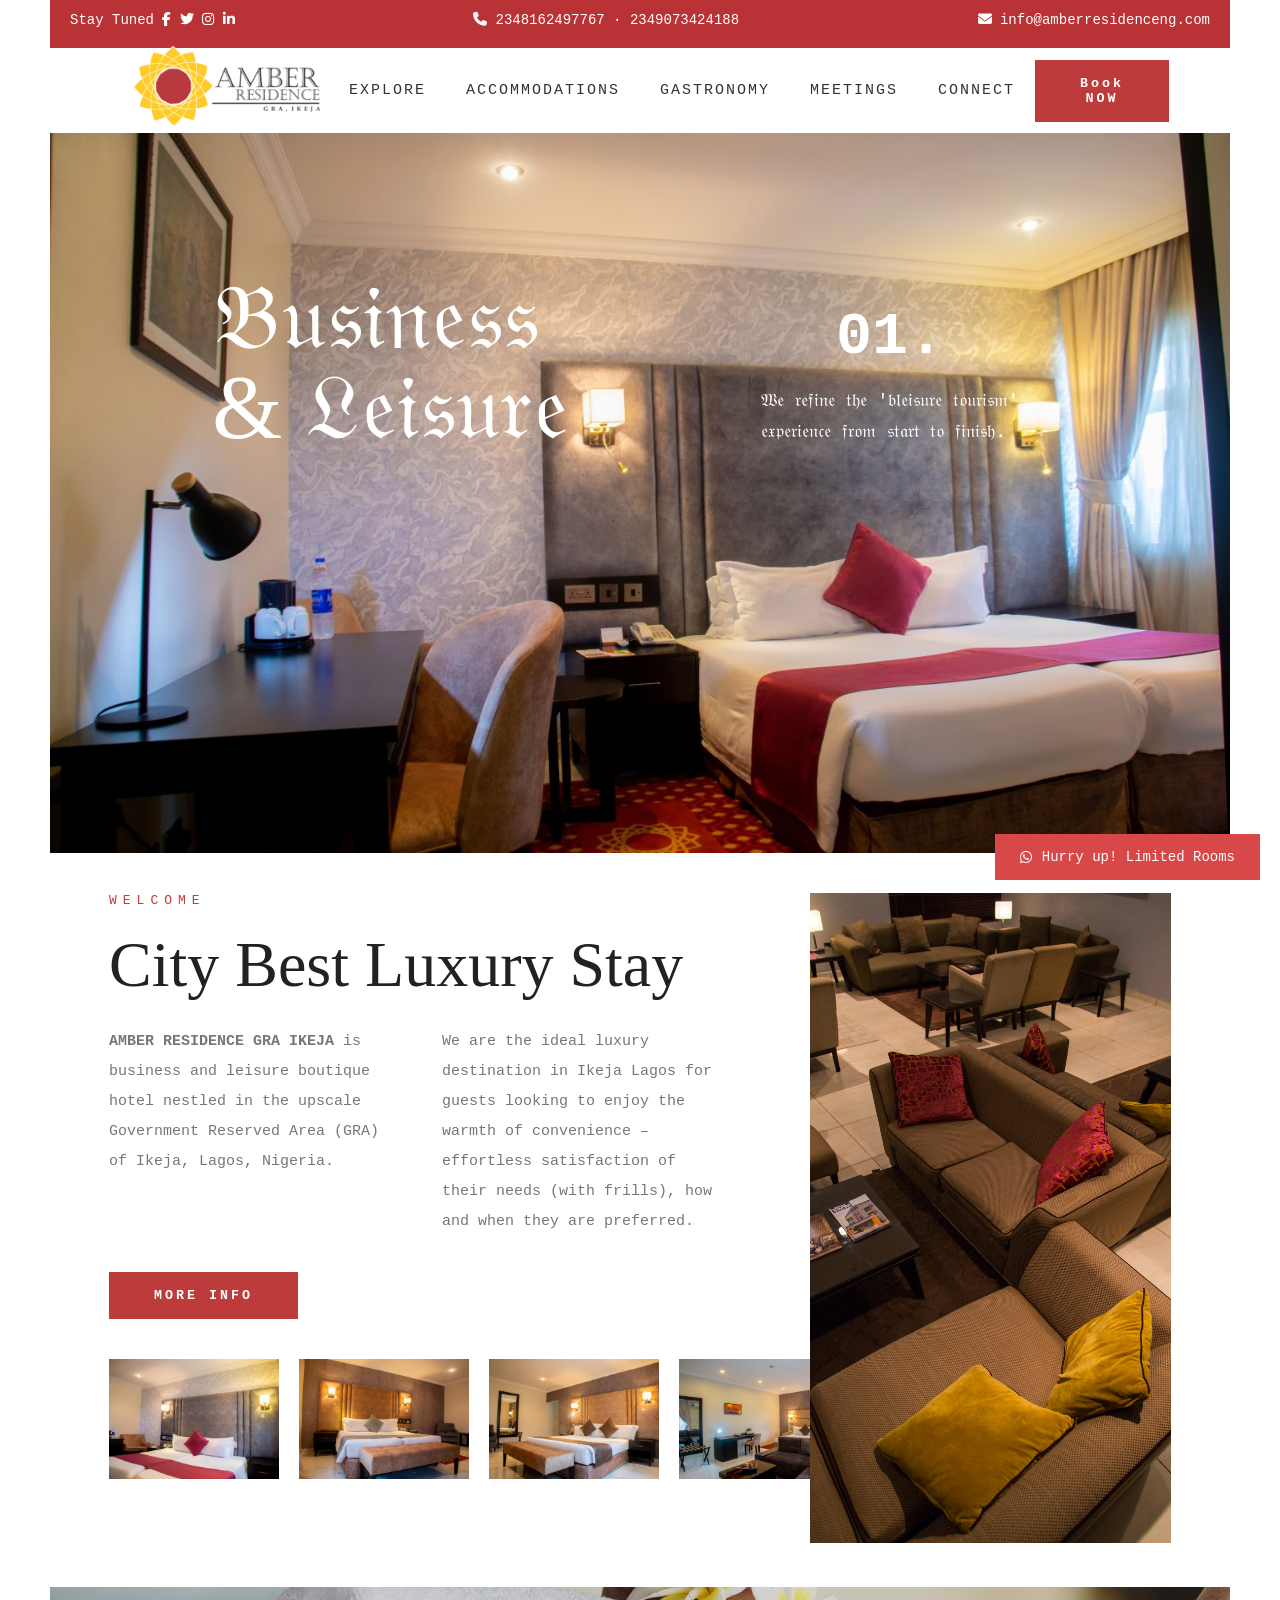
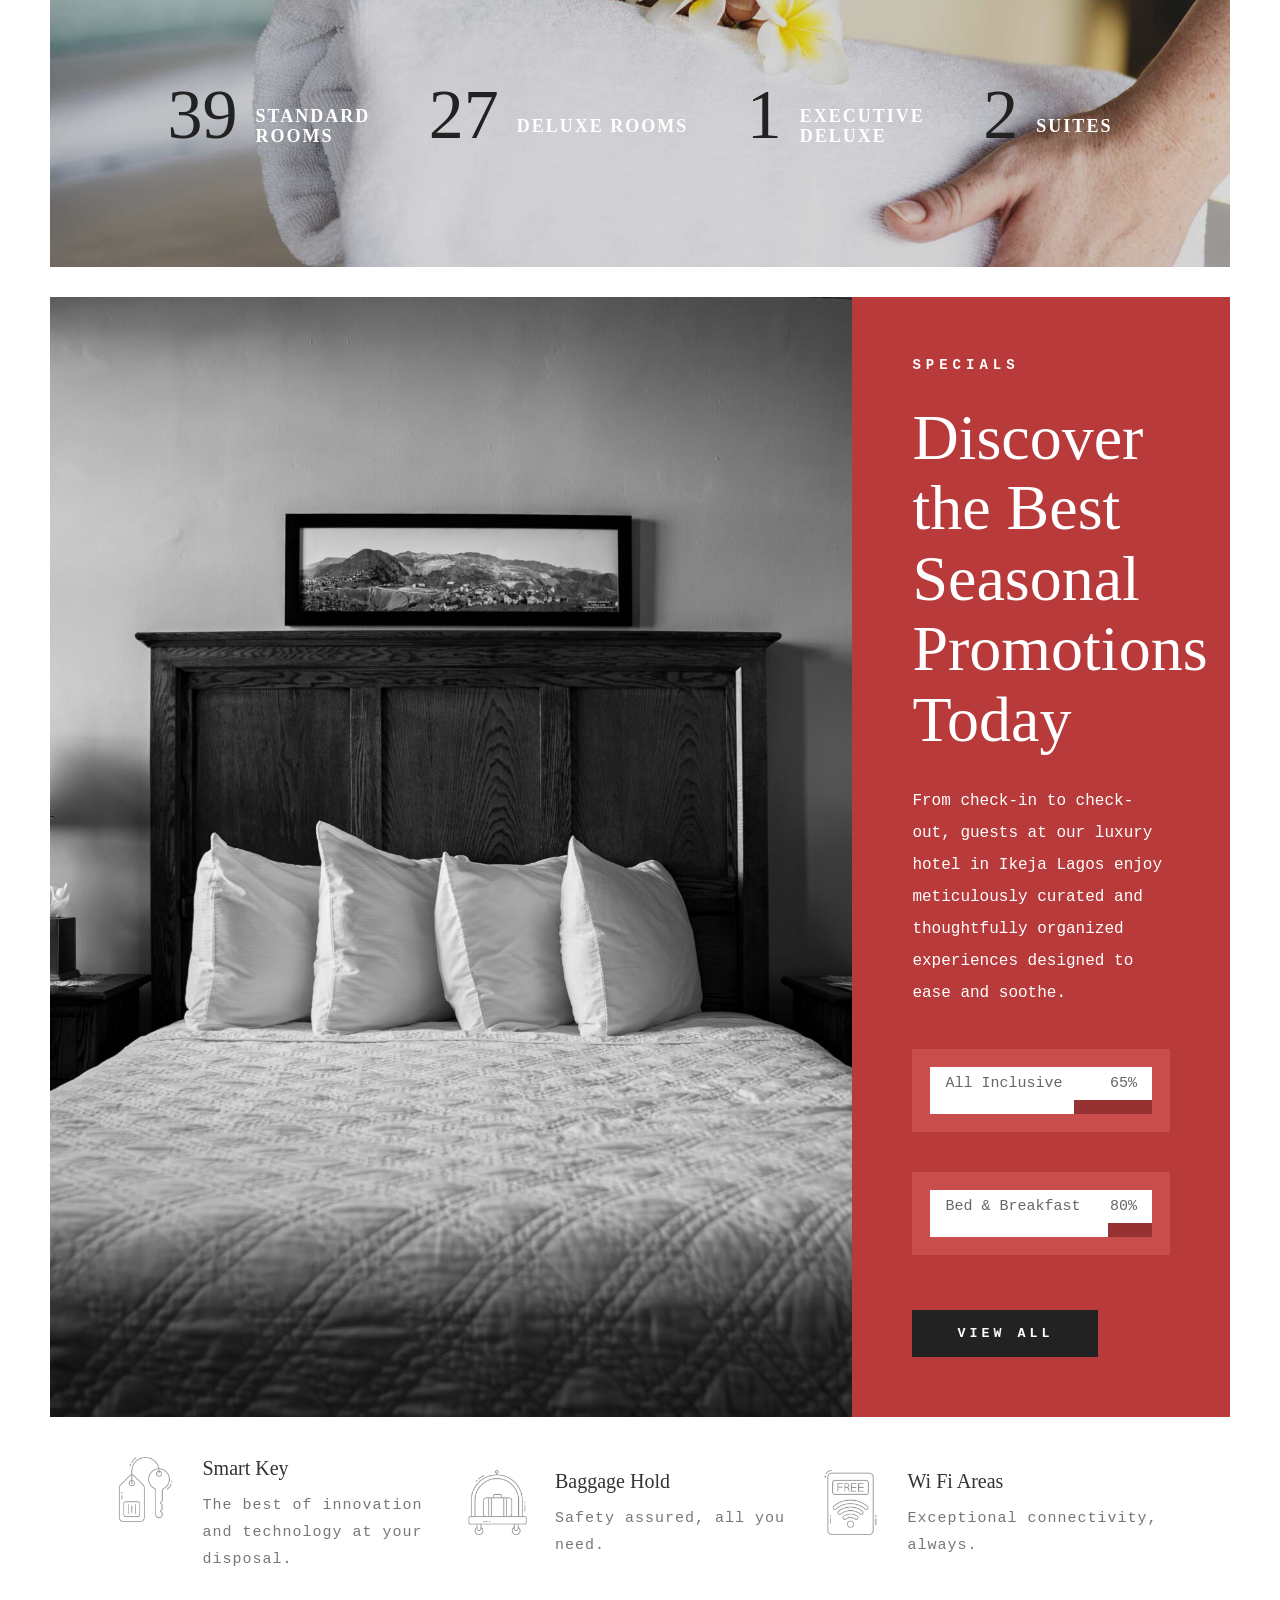
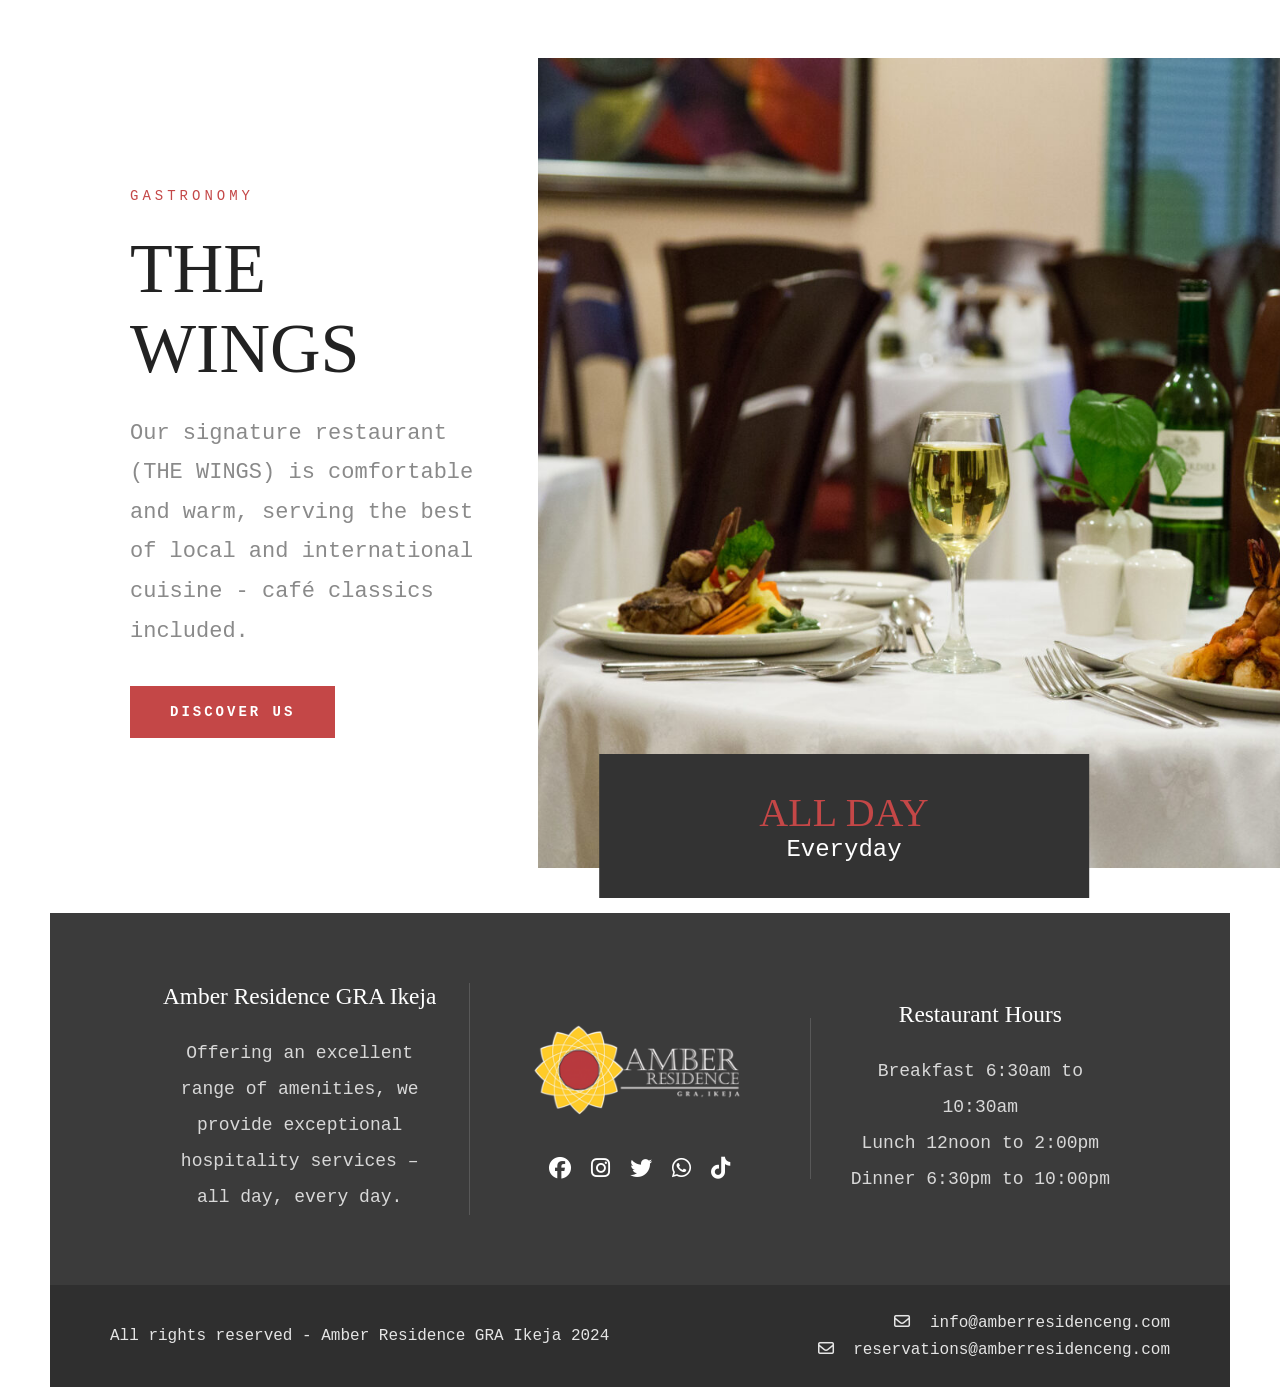
<file: Amber/index.html>
<!DOCTYPE html>
<html lang="en">
<head>
    <meta charset="UTF-8">
    <meta name="viewport" content="width=device-width, initial-scale=1.0">
    <title>Amber Residence</title>

    <!-- <link rel="stylesheet"
    -->

    <link rel="stylesheet" href="index.css">

    <link rel="stylesheet" href="https://cdnjs.cloudflare.com/ajax/libs/font-awesome/6.1.1/css/all.min.css">
</head>

<section style="background-color: white;">
    <div class="top-bar">

        <div class="left" >
            <span>Stay Tuned</span>
            

            <a href="#" class="fab fa-facebook-f" style="text-decoration: none; color: white; "> </a>
            <a href="#" class="fab fa-twitter" style="text-decoration: none;color: white;"></a>
            <a href="#" class="fab fa-instagram" style="text-decoration: none;color: white;" ></a>
            <a href="#" class="fab fa-linkedin-in" style="text-decoration: none;color: white;"></a>
        </div>

        <div class="center">
            <i class="fas fa-phone"></i>
            2348162497767 · 2349073424188
        </div>

        <div class="right">
            <i class="fas fa-envelope"></i>
            info@amberresidenceng.com
        </div>
 
    </div>
 


  <nav class="navbar">

    <div class="logo">
        <img src="Amber-Residence.png" alt="">
    </div> 

    

       <ul class="nav-links">

    <!-- EXPLORE -->
    <li class="dropdown">
        <a href="#">EXPLORE</a>

        <ul class="dropdown-menu">
            <a href="about.html">  About Amber <br> Residence GRA Ikeja</a>
            <a href="health.html">Health & Safety</a>
            <a href="Gallery.html">Gallery</a>
        </ul>
    </li>

    <!-- ACCOMMODATIONS -->
    <li class="dropdown">
        <a href="#">ACCOMMODATIONS</a>

        <ul class="dropdown-menu">
            <a href="Acommodation/Room.html"> Rooms</a>
          <a href="Acommodation/suites.html">Suites</a>
            <a href="Acommodation/offers.html">Offers</a>
            <a href="Acommodation/policies.html">Policies</a>
        </ul>
    </li>

    <!-- GASTRONOMY -->
    <li class="dropdown">
        <a href="Gastronomy/Gastronomy.html">GASTRONOMY</a>

        <!-- <ul class="dropdown-menu">
            <li><a href="#">Restaurant</a></li>
            <li><a href="#">Bar</a></li>
            <li><a href="#">Breakfast</a></li>
        </ul>
    </li> -->

    <!-- MEETINGS -->
    <li class="dropdown">
        <a href="#">MEETINGS</a>

        <ul class="dropdown-menu">
            <a href="Meeting/hall.html"> Halls</a>
            <a href="Meeting/Amenities.html">Amenities</a>
            
        </ul>
    </li>

    <!-- CONNECT -->
    <li class="dropdown">
        <a href="Contact/Contact.html">CONNECT</a>

        <!-- <ul class="dropdown-menu">
            <li><a href="#">Contact Us</a></li>
            <li><a href="#">Location</a></li>
            <li><a href="#">FAQs</a></li>
        </ul>
    </li> -->

</ul>

    <button>Book NOW</button>




     
</nav>





    <div class="contact-btn">
        <i class="fab fa-whatsapp"></i>
        Hurry up! Limited Rooms
        
    </div>

     <div style="background-image:url(room-standard.jpg) ; height: 80vh; background-position: center;background-repeat: no-repeat;background-size: cover; ">
        
        <!-- <div style="display: grid;grid-template-columns: 1fr 1fr;">
            <h1>
               𝔅𝔲𝔰𝔦𝔫𝔢𝔰𝔰 <br>& 𝔏𝔢𝔦𝔰𝔲𝔯𝔢
            </h1>

        

       

            <h2>01. </h2>

            <p>
                𝔚𝔢 𝔯𝔢𝔣𝔦𝔫𝔢 𝔱𝔥𝔢 '𝔟𝔩𝔢𝔦𝔰𝔲𝔯𝔢 𝔱𝔬𝔲𝔯𝔦𝔰𝔪'  <br> 𝔢𝔵𝔭𝔢𝔯𝔦𝔢𝔫𝔠𝔢 𝔣𝔯𝔬𝔪 𝔰𝔱𝔞𝔯𝔱 𝔱𝔬 𝔣𝔦𝔫𝔦𝔰𝔥.
            </p>
        </div>
     </div>
 -->

<div class="business-overlay">

    <div class="left-text">

        <h1>
            𝔅𝔲𝔰𝔦𝔫𝔢𝔰𝔰 <br>& 𝔏𝔢𝔦𝔰𝔲𝔯𝔢
        </h1>

    </div>

    <div class="right-text">

        <h2>01.</h2>

        <p>
            𝔚𝔢 𝔯𝔢𝔣𝔦𝔫𝔢 𝔱𝔥𝔢 '𝔟𝔩𝔢𝔦𝔰𝔲𝔯𝔢 𝔱𝔬𝔲𝔯𝔦𝔰𝔪'  <br> 𝔢𝔵𝔭𝔢𝔯𝔦𝔢𝔫𝔠𝔢 𝔣𝔯𝔬𝔪 𝔰𝔱𝔞𝔯𝔱 𝔱𝔬 𝔣𝔦𝔫𝔦𝔰𝔥.
        </p>

    </div>

</div>
</section>

    
    
   <section class="about">

    <div class="left-side">

        <p class="welcome">WELCOME</p>

        <h1>City Best Luxury Stay</h1>

        <div class="text-box">

            <p>
                <strong>AMBER RESIDENCE GRA IKEJA</strong> is 

                business and leisure boutique hotel
                nestled in the upscale Government
                Reserved Area (GRA) of Ikeja, Lagos,
                Nigeria.
            </p>

            <p>
                We are the ideal luxury destination in Ikeja
                Lagos for guests looking to enjoy the
                warmth of convenience – effortless
                satisfaction of their needs (with frills),
                how and when they are preferred.
            </p>

        </div>

        <button>MORE INFO</button>

        <div class="gallery">

            <img src="Standard-twin-bed-4-1024x683 (1).jpg" alt="">
            <img src="deluxe-twin-bed-5-1024x683.jpg" alt="">
            <img src="executive-room-4-1024x683.jpg" alt="">
            <img src="Suite-10-1024x683.jpg" alt="">

        </div>

    </div>

    <div class="right-side">
        <img src="chosen-photo-22-scaled.jpg" alt="">
    </div>

</section>

   <section class="rooms">
    <div class="rooms-content">

        <div class="room-box">
            <h1>39</h1>
            <span>STANDARD<br>ROOMS</span>
        </div>

        <div class="room-box">
            <h1>27</h1>
            <span>DELUXE ROOMS</span>
        </div>

        <div class="room-box">
            <h1>1</h1>
            <span>EXECUTIVE<br>DELUXE</span>
        </div>

        <div class="room-box">
            <h1>2</h1>
            <span>SUITES</span>
        </div>

    </div>
</section>
<br><br>
<section class="specials">

    <div class="left-image">
        <img src="pexels-strange-happenings-11757061-scaled (1).jpg" alt="Luxury Room">
    </div>

    <div class="right-content">

        <h5>SPECIALS</h5>

        <h1>
            Discover the Best <br>
            Seasonal <br>
            Promotions <br>
            Today
        </h1>

        <p>
            From check-in to check-out, guests at our luxury hotel in Ikeja
            Lagos enjoy meticulously curated and thoughtfully organized
            experiences designed to ease and soothe.
        </p>

        <div class="offer">
            <div class="offer-text">
                <span>All Inclusive</span>
                <span>65%</span>
            </div>

            <div class="bar">
                <div class="fill fill1"></div>
            </div>
        </div>

        <div class="offer">
            <div class="offer-text">
                <span>Bed & Breakfast</span>
                <span>80%</span>
            </div>

            <div class="bar">
                <div class="fill fill2"></div>
            </div>
        </div>

        <button>VIEW ALL</button>

    </div>

</section>

<section class="services">

    <div class="service-box">
        <img src="iocn-14.png" alt="Smart Key">

        <div class="service-text">
            <h2>Smart Key</h2>
            <p>
                The best of innovation and
                technology at your disposal.
            </p>
        </div>
    </div>

    <div class="service-box">
        <img src="icon-13-1.png"Baggage Hold">

        <div class="service-text">
            <h2>Baggage Hold</h2>
            <p>
                Safety assured, all you need.
            </p>
        </div>
    </div>

    <div class="service-box">
        <img src="icon-10.png" alt="WiFi">

        <div class="service-text">
            <h2>Wi Fi Areas</h2>
            <p>
                Exceptional connectivity, always.
            </p>
        </div>
    </div>

</section>

<section class="restaurant-section">

    <div class="restaurant-content">
        <span class="sub-title">GASTRONOMY</span>

        <h1>THE WINGS</h1>

        <p>
            Our signature restaurant (THE WINGS) is comfortable and warm,
            serving the best of local and international cuisine - café
            classics included.
        </p>

        <button>DISCOVER US</button>
    </div>

    <div class="restaurant-image">

        <img style="width: 120vh;height: 90vh;" src="chosen-photo-9-1-1536x1024.jpg" alt="Restaurant ">

        <div class="schedule-box">
            <h2>ALL DAY</h2>
            <span>Everyday</span>
        </div>

    </div>

</section>

<footer class="footer">

    <div class="footer-top">

        <div class="footer-box">
            <h2>Amber Residence GRA Ikeja</h2>

            <p>
                Offering an excellent range of amenities,
                we provide exceptional hospitality services –
                all day, every day.
            </p>
        </div>

        <div class="footer-box center-box">

            <img src="Amber-Residence-copy.png" alt="Amber Residence Logo">

            <div class="socials">
                <i class="fa-brands fa-facebook"></i>
                <i class="fa-brands fa-instagram"></i>
                <i class="fa-brands fa-twitter"></i>
                <i class="fa-brands fa-whatsapp"></i>
                <i class="fa-brands fa-tiktok"></i>
            </div>

        </div>

        <div class="footer-box">
            <h2>Restaurant Hours</h2>

            <ul>
                <li>Breakfast 6:30am to 10:30am</li>
                <li>Lunch 12noon to 2:00pm</li>
                <li>Dinner 6:30pm to 10:00pm</li>
            </ul>
        </div>

    </div>

    <div class="footer-bottom">

        <p>All rights reserved - Amber Residence GRA Ikeja 2024</p>

        <div class="contact">
            <p>
                <i class="fa-regular fa-envelope"></i>
                info@amberresidenceng.com
            </p>

            <p>
                <i class="fa-regular fa-envelope"></i>
                reservations@amberresidenceng.com
            </p>
        </div>

    </div>

</footer>

 <script src="index.js"></script>

</body>
</html>
</file>
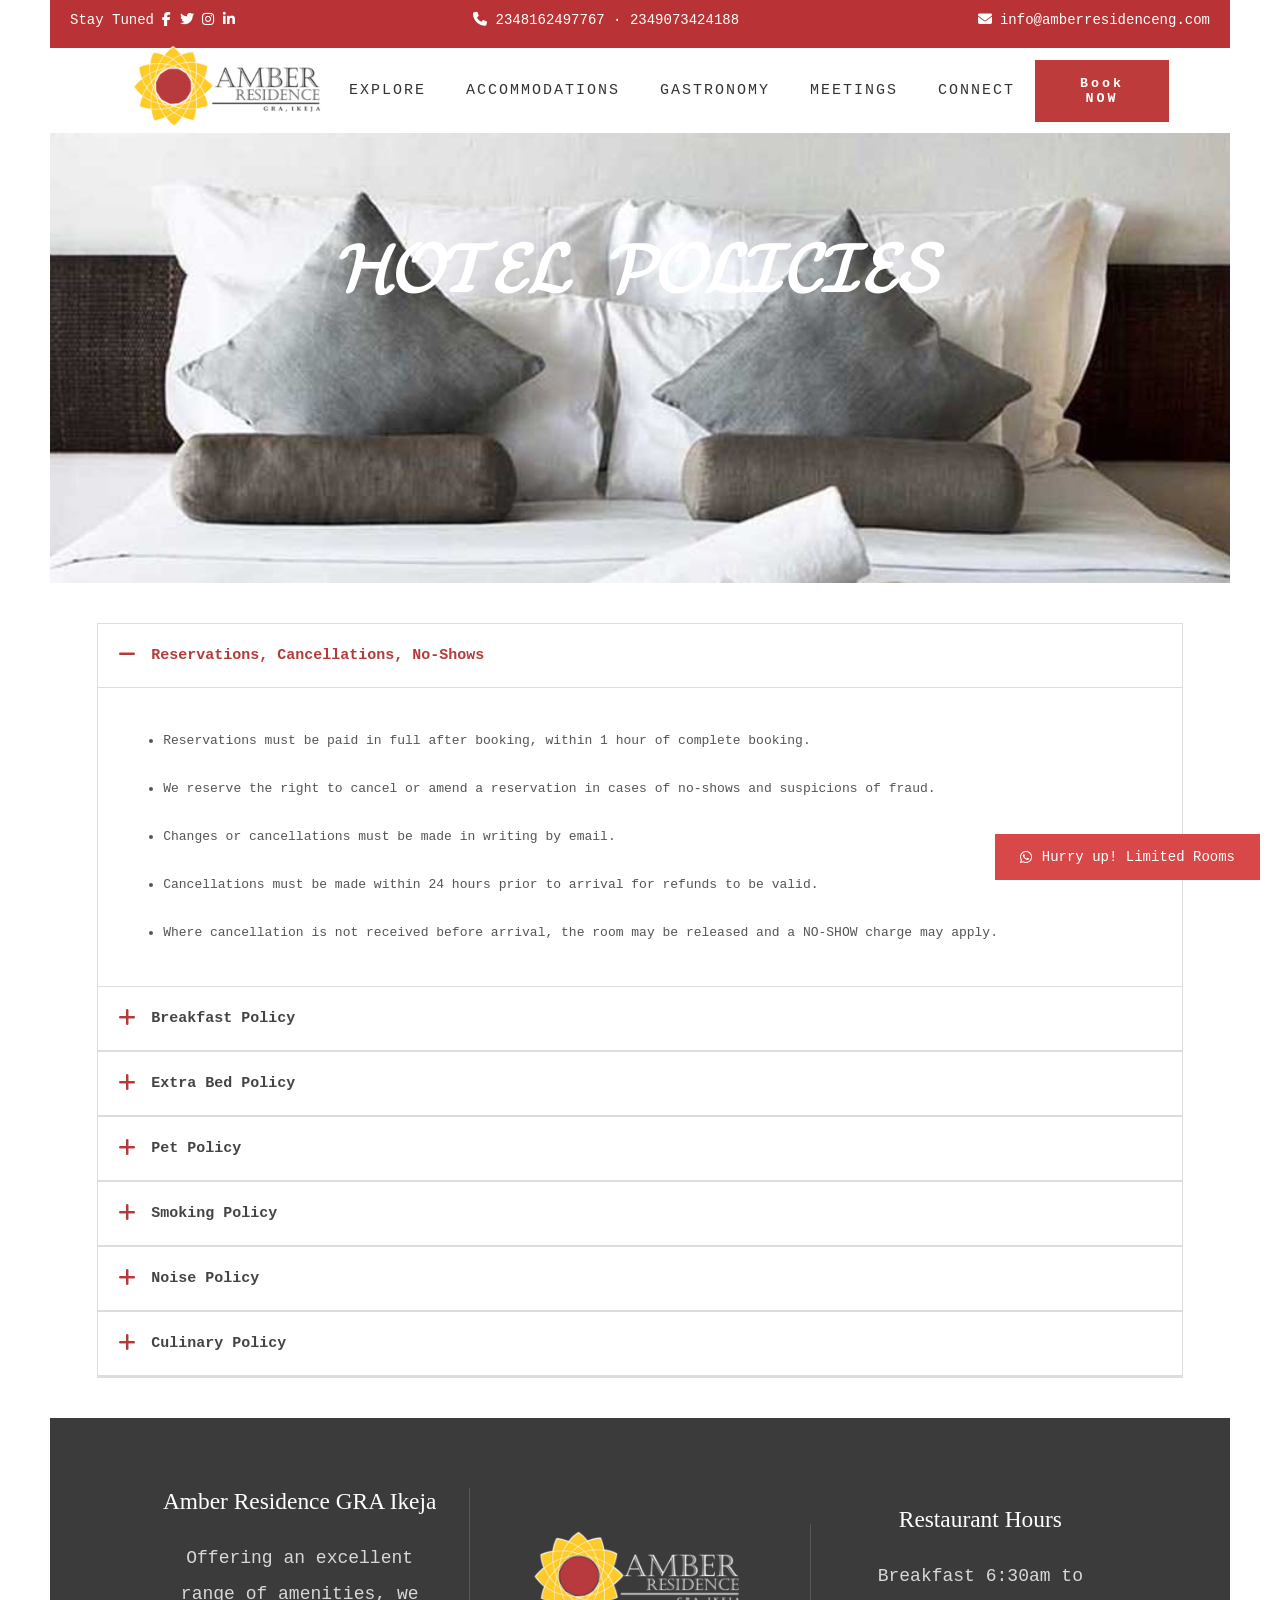
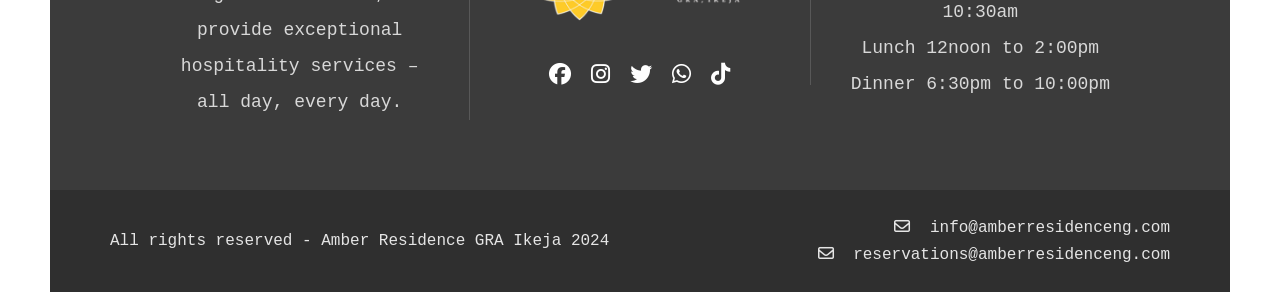
<file: Acommodation/policies.html>
<!DOCTYPE html>
<html lang="en">
<head>
    <meta charset="UTF-8">
    <meta name="viewport" content="width=device-width, initial-scale=1.0">
    <title>Policies</title>
    <link rel="stylesheet" href="policies.css">

    <link rel="stylesheet" href="https://cdnjs.cloudflare.com/ajax/libs/font-awesome/6.1.1/css/all.min.css">
</head>
<body>

    <section style="background-color: white;">
    <div class="top-bar">

        <div class="left" >
            <span>Stay Tuned</span>
            

            <a href="#" class="fab fa-facebook-f" style="text-decoration: none; color: white;"> </a>
            <a href="#" class="fab fa-twitter" style="text-decoration: none;color: white;"></a>
            <a href="#" class="fab fa-instagram" style="text-decoration: none;color: white;" ></a>
            <a href="#" class="fab fa-linkedin-in" style="text-decoration: none;color: white;"></a>
        </div>

        <div class="center">
            <i class="fas fa-phone"></i>
            2348162497767 · 2349073424188
        </div>

        <div class="right">
            <i class="fas fa-envelope"></i>
            info@amberresidenceng.com
        </div>
 
    </div>
 


  <nav class="navbar">

    <div class="logo">
        <img src="Amber-Residence.png" alt="">
    </div> 

    

       <ul class="nav-links">

    <!-- EXPLORE -->
    <li class="dropdown">
        <a href="#">EXPLORE</a>

        <ul class="dropdown-menu">
            <a href="../about.html">  About Amber <br> Residence GRA Ikeja</a>
            <a href="../health.html">Health & Safety</a>
            <a href="../Gallery.html">Gallery</a>
        </ul>
    </li>

    <!-- ACCOMMODATIONS -->
    <li class="dropdown">
        <a href="#">ACCOMMODATIONS</a>

        <ul class="dropdown-menu">
            <li><a href="Room.html"> Rooms</a></li>
            <li><a href="suites.html">Suites</a></li>
            <li><a href="offers.html">Offers</a></li>
            <li><a href="policies.html">Policies</a></li>
        </ul>
    </li>

    <!-- GASTRONOMY -->
    <li class="dropdown">
        <a href="../Gastronomy/Gastronomy.html">GASTRONOMY</a>

        <!-- <ul class="dropdown-menu">
            <li><a href="#">Restaurant</a></li>
            <li><a href="#">Bar</a></li>
            <li><a href="#">Breakfast</a></li>
        </ul>
    </li> -->

    <!-- MEETINGS -->
    <li class="dropdown">
        <a href="#">MEETINGS</a>

        <ul class="dropdown-menu">
            <li><a href="../Meeting/hall.html"> Halls</a></li>
            <li><a href="../Meeting/Amenities.html">Amenities</a></li>
            
        </ul>
    </li>

    <!-- CONNECT -->
    <li class="dropdown">
        <a href="../Contact/Contact.html">CONNECT</a>

        <!-- <ul class="dropdown-menu">
            <li><a href="#">Contact Us</a></li>
            <li><a href="#">Location</a></li>
            <li><a href="#">FAQs</a></li>
        </ul>
    </li> -->

</ul>
    <button>Book NOW</button>




     
</nav>





    <div class="contact-btn">
        <i class="fab fa-whatsapp"></i>
        Hurry up! Limited Rooms
    </div>
    <div style="background-image:url(image-5.jpg) ; height: 50vh; background-position: center;background-repeat: no-repeat;background-size: cover;">
     <h1 style="color: white;padding-top: 100px;text-align: center;font-size: 70px;">𝓗𝓞𝓣𝓔𝓛 𝓟𝓞𝓛𝓘𝓒𝓘𝓔𝓢</h1>
    </div>
    

</section>




<div class="accordion">

    <!-- Item 1 -->
    <div class="item active">

        <div class="title">

            <span><i class="fa-solid fa-minus"></i></span>

            Reservations, Cancellations, No-Shows

        </div>

        <div class="content">

            <ul>

                <li>Reservations must be paid in full after booking, within 1 hour of complete booking.</li>

                <li>We reserve the right to cancel or amend a reservation in cases of no-shows and suspicions of fraud.</li>

                <li>Changes or cancellations must be made in writing by email.</li>

                <li>Cancellations must be made within 24 hours prior to arrival for refunds to be valid.</li>

                <li>Where cancellation is not received before arrival, the room may be released and a NO-SHOW charge may apply.</li>

            </ul>

        </div>

    </div>

    <!-- Item 2 -->
    <div class="item">

        <div class="title">

            <span><i class="fa-solid fa-plus"></i></span>

            Breakfast Policy

        </div>

        <div class="content">

            <p>Breakfast is served daily from 7:00 AM to 10:00 AM.</p>

        </div>

    </div>

    <!-- Item 3 -->
    <div class="item">

        <div class="title">

            <span><i class="fa-solid fa-plus"></i></span>

            Extra Bed Policy

        </div>

        <div class="content">

            <p>Extra beds are available upon request and subject to availability.</p>

        </div>

    </div>

    <!-- Item 4 -->
    <div class="item">

        <div class="title">

            <span><i class="fa-solid fa-plus"></i></span>

             Pet Policy

        </div>

        <div class="content">

            <p>Pets are not permitted inside the hotel.</p>

        </div>

    </div>

    <!-- Item 5 -->
    <div class="item">

        <div class="title">

            <span><i class="fa-solid fa-plus"></i></span>

            Smoking Policy

        </div>

        <div class="content">

            <p>Smoking is prohibited in all guest rooms.</p>

        </div>

    </div>

    <!-- Item 6 -->
    <div class="item">

        <div class="title">

            <span><i class="fa-solid fa-plus"></i></span>

           Noise Policy

        </div>

        <div class="content">

            <p>Please keep noise to a minimum after 10 PM.</p>

        </div>

    </div>

    <!-- Item 7 -->
    <div class="item">

        <div class="title">

            <span><i class="fa-solid fa-plus"></i></span>

            Culinary Policy

        </div>

        <div class="content">

            <p>Outside food and drinks are not allowed in hotel restaurants.</p>

        </div>

    </div>

</div>

<footer class="footer">

    <div class="footer-top">

        <div class="footer-box">
            <h2>Amber Residence GRA Ikeja</h2>

            <p>
                Offering an excellent range of amenities,
                we provide exceptional hospitality services –
                all day, every day.
            </p>
        </div>

        <div class="footer-box center-box">

            <img src="amber-logo.png" alt="Amber Residence Logo">

            <div class="socials">
                <i class="fa-brands fa-facebook"></i>
                <i class="fa-brands fa-instagram"></i>
                <i class="fa-brands fa-twitter"></i>
                <i class="fa-brands fa-whatsapp"></i>
                <i class="fa-brands fa-tiktok"></i>
            </div>

        </div>

        <div class="footer-box">
            <h2>Restaurant Hours</h2>

            <ul>
                <li>Breakfast 6:30am to 10:30am</li>
                <li>Lunch 12noon to 2:00pm</li>
                <li>Dinner 6:30pm to 10:00pm</li>
            </ul>
        </div>

    </div>

    <div class="footer-bottom">

        <p>All rights reserved - Amber Residence GRA Ikeja 2024</p>

        <div class="contact">
            <p>
                <i class="fa-regular fa-envelope"></i>
                info@amberresidenceng.com
            </p>

            <p>
                <i class="fa-regular fa-envelope"></i>
                reservations@amberresidenceng.com
            </p>
        </div>

    </div>

</footer>



   <script src="policies.js"></script> 
</body>
</html>
</file>
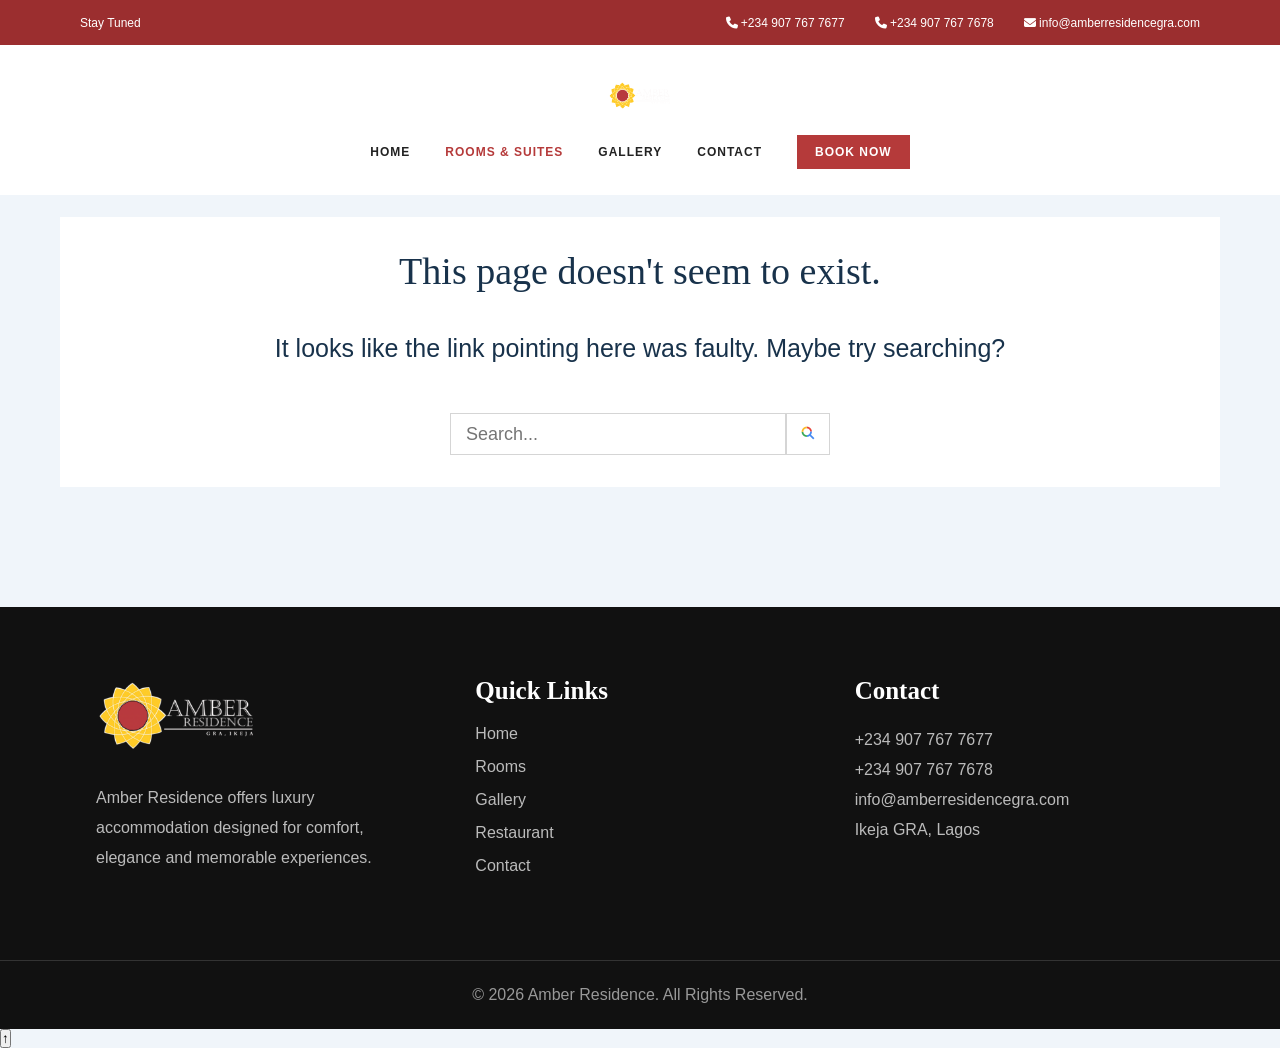
<file: Acommodation/suites.html>
<!DOCTYPE html>
<html lang="en">
<head>
    <meta charset="UTF-8">
    <meta name="viewport" content="width=device-width, initial-scale=1.0">
    <title>Suites</title>
    <link rel="stylesheet" href="suites.css">

    <link rel="stylesheet" href="https://cdnjs.cloudflare.com/ajax/libs/font-awesome/6.1.1/css/all.min.css">
</head>
<body>
    <!--================ TOP BAR ================-->

<div class="top-bar">

<div class="top-left">
  <span>Stay Tuned</span>
            
</div>

<div class="top-right">

<span><i class="fa-solid fa-phone"></i> +234 907 767 7677</span>

<span><i class="fa-solid fa-phone"></i> +234 907 767 7678</span>

<span><i class="fa-solid fa-envelope"></i> info@amberresidencegra.com</span>

</div>

</div>

<!--================ NAVBAR ================-->

<header>

<div class="logo">

<img src="amber-logo.png">

</div>

<nav>

<ul>

<li><a href="#">HOME</a></li>

<li><a class="active" href="#">ROOMS & SUITES</a></li>

<li><a href="#">GALLERY</a></li>

<li><a href="#">CONTACT</a></li>

<li>

<a class="book-btn" href="#">BOOK NOW</a>

</li>

</ul>

</nav>

</header>

<section >
    <div class="container" >

        <div class="content">

            <h1>This page doesn't seem to exist.</h1>

            <p>
                It looks like the link pointing here was faulty.
                Maybe try searching?
            </p>

            <div class="search-box">

                <input type="text" placeholder="Search...">

                <button>
                <img src="search.png" alt="">
                </button>

            </div>

        </div>

    </div>
</section>

<!--================ FOOTER =================-->

<footer class="footer">

    <div class="footer-container">

        <div class="footer-box">

            <img src="amber-logo.png" alt="Logo" style="width: 50%;">

            <p>
                Amber Residence offers luxury accommodation
                designed for comfort, elegance and memorable
                experiences.
            </p>

        </div>

        <div class="footer-box">

            <h3>Quick Links</h3>

            <ul>

                <li><a href="#">Home</a></li>

                <li><a href="#">Rooms</a></li>

                <li><a href="#">Gallery</a></li>

                <li><a href="#">Restaurant</a></li>

                <li><a href="#">Contact</a></li>

            </ul>

        </div>

        <div class="footer-box">

            <h3>Contact</h3>

            <p>+234 907 767 7677</p>

            <p>+234 907 767 7678</p>

            <p>info@amberresidencegra.com</p>

            <p>Ikeja GRA, Lagos</p>

        </div>

    </div>

    <div class="copyright">

        © 2026 Amber Residence. All Rights Reserved.

    </div>

</footer>

<button id="topBtn">
    ↑
</button>
<script src="suites.js"></script>
</body>
</html>
</file>
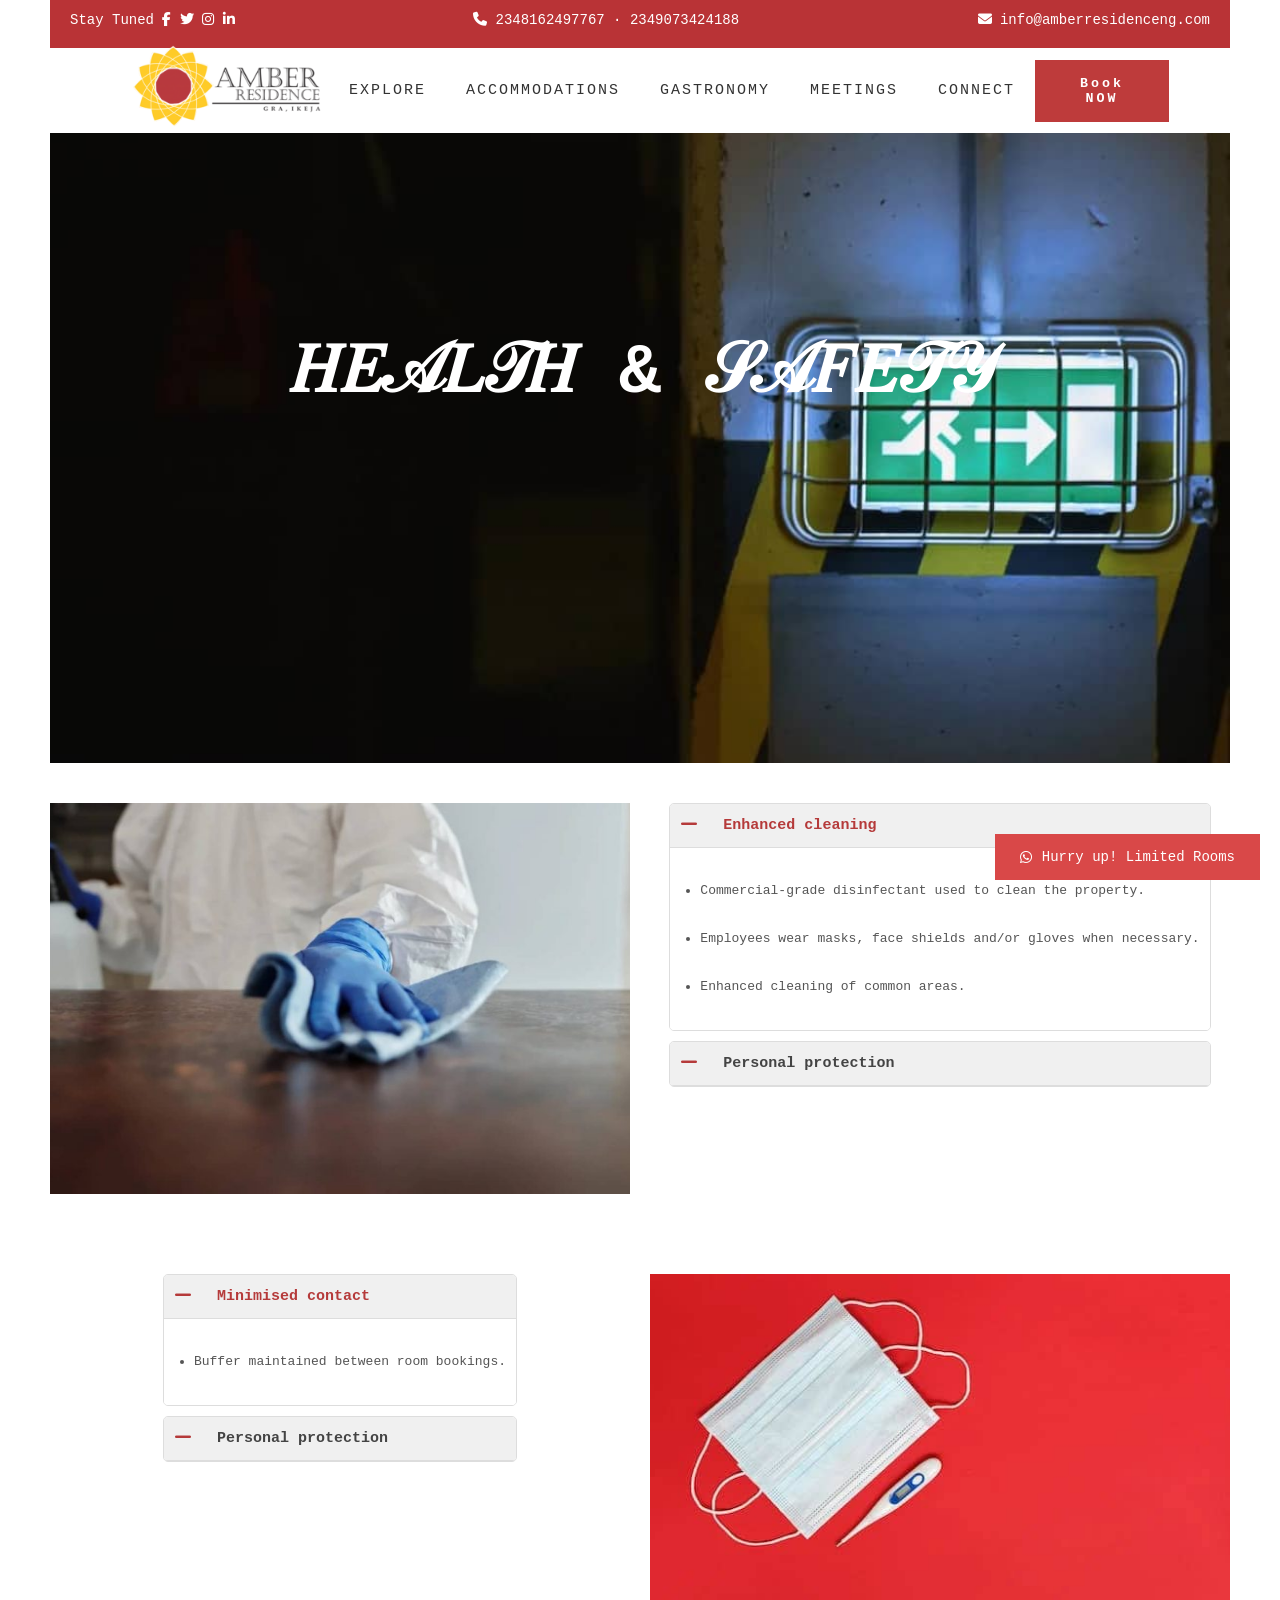
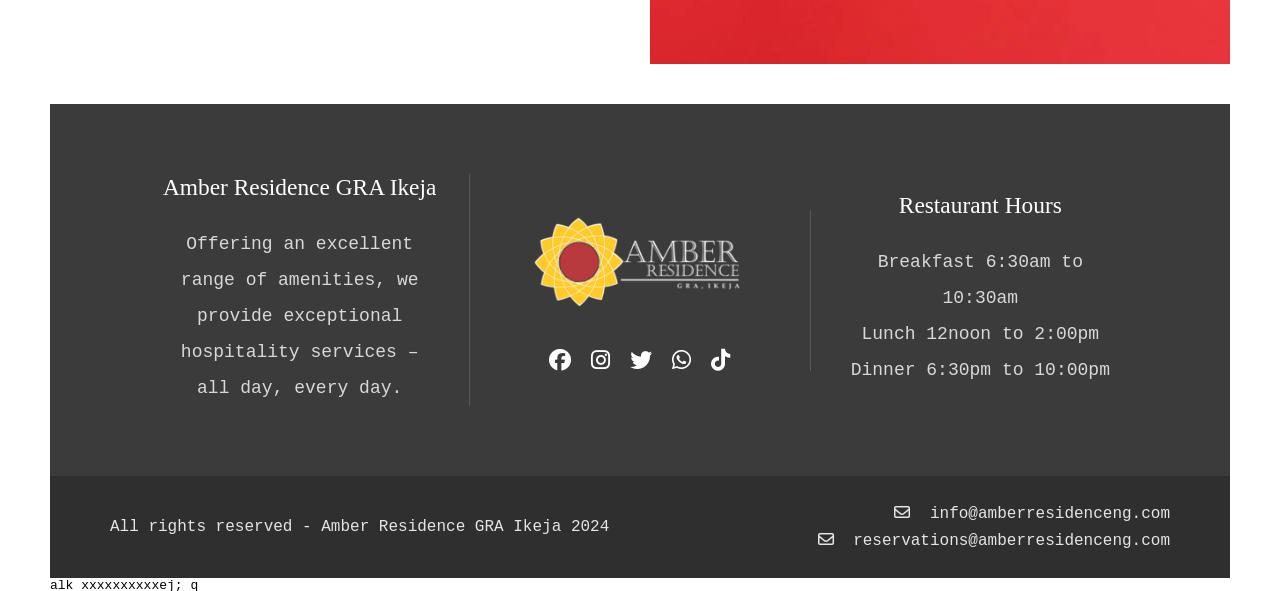
<file: Amber/health.html>
<!DOCTYPE html>
<html lang="en">
<head>
    <meta charset="UTF-8">
    <meta name="viewport" content="width=device-width, initial-scale=1.0">
    <title>Health</title>
    <link rel="stylesheet" href="health.css">

    <link rel="stylesheet" href="https://cdnjs.cloudflare.com/ajax/libs/font-awesome/6.1.1/css/all.min.css">
</head>
<body>
   <section style="background-color: white;">
    <div class="top-bar">

        <div class="left" >
            <span>Stay Tuned</span>
            

            <a href="#" class="fab fa-facebook-f" style="text-decoration: none;color: white; "> </a>
            <a href="#" class="fab fa-twitter" style="text-decoration: none;color: white;"></a>
            <a href="#" class="fab fa-instagram" style="text-decoration: none;color: white;" ></a>
            <a href="#" class="fab fa-linkedin-in" style="text-decoration: none;color: white;"></a>
        </div>

        <div class="center">
            <i class="fas fa-phone"></i>
            2348162497767 · 2349073424188
        </div>

        <div class="right">
            <i class="fas fa-envelope"></i>
            info@amberresidenceng.com
        </div>
 
    </div>
 


  <nav class="navbar">

    <div class="logo">
        <img src="Amber-Residence.png" alt="">
    </div> 

    

       <ul class="nav-links">

    <!-- EXPLORE -->
    <li class="dropdown">
        <a href="#">EXPLORE</a>

        <ul class="dropdown-menu">
            <li><a href="../about.html">  About Amber <br> Residence GRA Ikeja</a></li>
            <li><a href="../health.html">Health & Safety</a></li>
            <li><a href="../Gallery.html">Gallery</a></li>
        </ul>
    </li>

    <!-- ACCOMMODATIONS -->
    <li class="dropdown">
        <a href="">ACCOMMODATIONS</a>

        <ul class="dropdown-menu">
            <li><a href="../Acommodation/Room.html"> Rooms</a></li>
            <li><a href="../Acommodation/suites.html">Suites</a></li>
            <li><a href="../Acommodation/offers.html">Offers</a></li>
            <li><a href="../Acommodation/policies.html">Policies</a></li>
        </ul>
    </li>

    <!-- GASTRONOMY -->
    <li class="dropdown">
        <a href="../Gastronomy/Gastronomy.html">GASTRONOMY</a>

        <!-- <ul class="dropdown-menu">
            <li><a href="#">Restaurant</a></li>
            <li><a href="#">Bar</a></li>
            <li><a href="#">Breakfast</a></li>
        </ul>
    </li> -->

    <!-- MEETINGS -->
    <li class="dropdown">
        <a href="#">MEETINGS</a>

        <ul class="dropdown-menu">
            <li><a href="../Meeting/hall.html"> Halls</a></li>
            <li><a href="../Meeting/Amenities.html">Amenities</a></li>
            
        </ul>
    </li>

    <!-- CONNECT -->
    <li class="dropdown">
        <a href="../Contact/Contact.html">CONNECT</a>

        <!-- <ul class="dropdown-menu">
            <li><a href="#">Contact Us</a></li>
            <li><a href="#">Location</a></li>
            <li><a href="#">FAQs</a></li>
        </ul>
    </li> -->

</ul>

    <button>Book NOW</button>




     
</nav>





    <div class="contact-btn">
        <i class="fab fa-whatsapp"></i>
        Hurry up! Limited Rooms
    </div>
    <div style="background-image:url(WhatsApp-Image-2022-10-03-at-9.42.03-PM.jpeg) ; height: 70vh; background-position: right;background-repeat: no-repeat;background-size: cover;">
     <h1 style="color: white;padding-top: 200px;text-align: center;font-size: 70px;">𝐻𝐸𝒜𝐿𝒯𝐻 & 𝒮𝒜𝐹𝐸𝒯𝒴</h1>
    </div>
    

</section>
<section class="grid-section">
  <div class="cleaning-image" style=" margin:40px auto;"> 
    <img src="WhatsApp-Image-2022-10-03-at-9.48.48-PM-768x512.jpeg" alt="Cleaning"> 
  </div> 
  <div class="accordion"> 
    <!-- Item 1 --> 
    <div class="item active"> 
      <div class="title"> 
        <span><i class="fa-solid fa-minus"></i></span> Enhanced cleaning
      </div> 
      <div class="content"> 
        <ul> 
         <li>Commercial-grade disinfectant used to clean the property.</li> 
          <li>Employees wear masks, face shields and/or gloves when necessary.</li> 
          <li>Enhanced cleaning of common areas.</li> 
        </ul> 
      </div> 
    </div> 
    <!-- Item 2 --> 
    <div class="item"> 
      <div class="title"> 
        <span><i class="fa-solid fa-minus"></i></span> Personal protection
      </div> 
      <div class="content"> 
        <ul>
            <li>Emergency exits and evacuation plan of the hotel are available to guests.</li>
            <li>Masks and/or gloves available for guests.</li>
        </ul>
      </div> 
    </div> 
  </div> 
</section>

<section class="grid-section">
  
  <div class="accordion"> 
    <!-- Item 1 --> 
    <div class="item active"> 
      <div class="title"> 
        <span><i class="fa-solid fa-minus"></i></span> Minimised contact
      </div> 
      <div class="content"> 
        <ul> 
         <li>Buffer maintained between room bookings.</li>
        </ul> 
      </div> 
    </div> 
    
    <!-- Item 2 --> 
    <div class="item"> 
      <div class="title"> 
        <span><i class="fa-solid fa-minus"></i></span> Personal protection
      </div> 
      <div class="content"> 
        <ul>
         <li> Physical distancing required.</li> 
         <li> Common areas arranged to maintain physical distancing.</li> 
          <li> Safety dividers at front desk and other locations.</li> 
        </ul>
      </div> 
    </div> 
  </div> 
  <div class="cleaning-image" style=" margin:40px auto;"> 
    <img src="WhatsApp-Image-2022-09-21-at-11.01.16-PM.jpeg" alt="Cleaning"> 
  </div> 
</section>

<footer class="footer">

    <div class="footer-top">

        <div class="footer-box">
            <h2>Amber Residence GRA Ikeja</h2>

            <p>
                Offering an excellent range of amenities,
                we provide exceptional hospitality services –
                all day, every day.
            </p>
        </div>

        <div class="footer-box center-box">

            <img src="Amber-Residence-copy.png" alt="Amber Residence Logo">

            <div class="socials">
                <i class="fa-brands fa-facebook"></i>
                <i class="fa-brands fa-instagram"></i>
                <i class="fa-brands fa-twitter"></i>
                <i class="fa-brands fa-whatsapp"></i>
                <i class="fa-brands fa-tiktok"></i>
            </div>

        </div>

        <div class="footer-box">
            <h2>Restaurant Hours</h2>

            <ul>
                <li>Breakfast 6:30am to 10:30am</li>
                <li>Lunch 12noon to 2:00pm</li>
                <li>Dinner 6:30pm to 10:00pm</li>
            </ul>
        </div>

    </div>

    <div class="footer-bottom">

        <p>All rights reserved - Amber Residence GRA Ikeja 2024</p>

        <div class="contact">
            <p>
                <i class="fa-regular fa-envelope"></i>
                info@amberresidenceng.com
            </p>

            <p>
                <i class="fa-regular fa-envelope"></i>
                reservations@amberresidenceng.com
            </p>
        </div>

    </div>

</footer>



      
<script src="health.js"></script>


<!-- <li class="dropdown">
        <a href="#">MEETINGS</a>

        <ul class="dropdown-menu">
            <li><a href="#"> Halls</a></li>
            <li><a href="#">Almenities</a></li>
            
        </ul>
    </li> -->




    alk xxxxxxxxxxej;                                                                                                                                                                                                                                                               q
</body>
</html>
</file>
<file: Amber/index.css>
*{
    margin:0;
    padding:0;
    box-sizing:border-box;
    font-family:monospace;
}

body{
     background:white; 
    height:100vh;
padding-left: 50px;
padding-right: 50px;
}
.top-bar{
    background:#b93336;
    color:white;
padding-left: 20px;
padding-right: 20px;    display:flex;
    justify-content:space-between;
    align-items:center;

    padding:12px 20px 20px;
    font-size:14px;
}
.contact-btn{
    position:fixed;
    bottom:20px;
    right:20px;

    background:#d94848;
    color:white;

    padding:15px 25px;
    cursor:pointer;

    display:flex;
    align-items:center;
    gap:10px;

    font-size:14px;
}


.navbar{
    width:90%;
    margin:auto;
    height:85px;

    display:flex;
    justify-content:space-between;
    align-items:center;
}

.logo img{
    width:200px;
}
.navbar{
    display:flex;
    /* justify-content:space-between; */
    align-items:center;
    /* padding:60px 60px; */
    padding-left: 20px;
    padding-right: 20px;
    background:#fff;
}

.nav-links{
    display:flex;
    list-style:none;
    /* gap:40px; */
}

.nav-links li{
    position:relative;
}

.nav-links a{
    text-decoration:none;
    color:#333;
    font-size:17px;
    letter-spacing:2px;
}

.nav-links{
    display:flex;
    list-style:none;
    /* gap:40px; */
}

.nav-links li{
    position:relative;
}

.nav-links li a{
 font-size: 15px;
    text-decoration:none;
    color:#333;
    display:block;
    padding:20px  20px;
}

/* Dropdown */

.dropdown-menu{
    position:absolute;
    top:100%;
    left:0;
    width:250px;

    background:#fff;
    list-style:none;

    opacity:0;
    visibility:hidden;

    transform:translateY(20px);
    transition:.5s;

    box-shadow:0 10px 25px rgba(0,0,0,.15);
}

.dropdown-menu li{
    border-bottom:1px solid #eee;
}

.dropdown-menu li:last-child{
    border-bottom:none;
}

.dropdown-menu a{
    padding:15px 20px;
    color:#555;
    transition:.4s;
}

.dropdown-menu a:hover{
    background:#b93838;
    color:#fff;
}

/* Show dropdown on hover */

.dropdown:hover .dropdown-menu{
    opacity:1;
    visibility:visible;
    transform:translateY(0);
}
.dropdown-menu li:last-child{
    border-bottom:none;
}

.dropdown-menu a{
    display:block;
    padding: 20px;
    color:#555;
    transition:.4s;
}

.dropdown-menu a:hover{
    background:#b93838;
    color:#fff;
}

/* Active */

.dropdown-menu.show{
    opacity:1;
    visibility:visible;
    transform:translateY(0);
}

/* .nav-links{
    display:flex;
    list-style:none;
    gap:45px;
}

.nav-links a{
    text-decoration:none;
    color:#333;
    font-size:18px;
    letter-spacing:2px;
    transition:.4s;
}

.nav-links a:hover{
    color:#b93838;
}

.book-btn{
    background:#bd3b3b;
    color:#fff;
    border:none;
    padding:16px 35px;
    font-size:15px;
    letter-spacing:3px;
    font-weight:bold;
    cursor:pointer;
    transition:2s;
}

.book-btn:hover{
    background:#222;
} */



.about{
    width:90%;
    margin:auto;
    display:flex;
    justify-content:space-between;
    align-items:flex-start;
    padding:40px 0;
}

.left-side{
    width:58%;
}

.right-side{
    width:34%;
}

.right-side img{
    width:100%;
    height:650px;
    object-fit:cover;
}

.welcome{
    color:#c53939;
    letter-spacing:6px;
    margin-bottom:20px;
}

h1{
    font-size:64px;
    font-family:Georgia, serif;
    font-weight:400;
    color:#222;
    margin-bottom:25px;
}

.text-box{
    display:flex;
    gap:50px;
    margin-bottom:35px;
}

.text-box p{
    width:48%;
    color:#777;
    line-height:2;
    font-size:15px;
}

button{
    padding:16px 45px;
    border:none;
    background:#be3b3b;
    color:#fff;
    font-weight:bold;
    letter-spacing:3px;
    cursor:pointer;
    transition:2s;
}

button:hover{
    background:#222;
}

.gallery{
    display:flex;
    gap:20px;
    margin-top:40px;
}

.gallery img{
    width:170px;
    height:120px;
    object-fit:cover;
    cursor:pointer;
    transition:2s;
}

.gallery img:hover{
    transform:scale(1.08);
}
.room-card{
    position:relative;
    width:260px;
}

.room-card img{
    width:100%;
    display:block;
}

.overlay{
    position:absolute;
    bottom:20px;
    left:20px;
    color:white;
    font-weight:bold;
    letter-spacing:1px;
}


.rooms{
    width:100%;
    height:280px;

    background-image:url("parallax-17.jpg");
    background-size:cover;
    background-position:center;

    display:flex;
    justify-content:center;
    align-items:center;

    position:relative;
}

.rooms::before{
    content:"";
    position:absolute;
    inset:0;
    background:rgba(0,0,0,0.15);
}

.rooms-content{
    width:90%;
    display:flex;
    justify-content:space-evenly;
    align-items:center;
    position:relative;
    z-index:1;
}

.room-box{
    display:flex;
    align-items:center;
    gap:18px;
    color:white;
}

.room-box h1{
    font-size:70px;
    font-weight:400;
    font-family:Georgia, serif;
}

.room-box span{
    font-size:18px;
    font-weight:600;
    letter-spacing:2px;
    line-height:1.1;
    font-family:Georgia, serif;
}







.specials{
    display:flex;
    width:100%;
    min-height:100vh;
}

.left-image{
    width:68%;
}

.left-image img{
    width:100%;
    height:100%;
    object-fit:cover;
    display:block;
}

.right-content{
    width:32%;
    background:#b83a3a;
    color:#fff;
    padding:60px;
}

.right-content h5{
    letter-spacing:5px;
    margin-bottom:30px;
    font-size:14px;
}

.right-content h1{
    font-family:Georgia, serif;
    font-size:64px;
    line-height:1.1;
    font-weight:400;
    margin-bottom:30px;
    color: white;
}

.right-content p{
    line-height:2;
    font-size:16px;
    margin-bottom:35px;
}

.offer{
    margin-bottom:25px;
}

.offer-text{
    display:flex;
    justify-content:space-between;
    background:#fff;
    color:#666;
    padding:8px 15px;
    font-size:15px;
}

.bar{
    width:100%;
    height:14px;
    background:#973232;
}

.fill{
    height:100%;
    background:#fff;
}

.fill1{
    width:65%;
}

.fill2{
    width:80%;
}

 .right-content button{
    margin-top:30px;
    padding:16px 45px;
    background:#222;
    color:#fff;
    border:none;
    letter-spacing:4px;
    font-weight:bold;
    cursor:pointer;
    transition:2s;
}

.right-content button:hover{
    /* background:#fff;
    color:#b83a3a; */
     transform:translateY(-5px);
}

.description{
    line-height:2;
    font-size:18px;
    margin-bottom:40px;
}

/* button{
    width:220px;
    padding:16px;
    border:2px solid #fff;
    background:transparent;
    color:#fff;
    font-size:15px;
    letter-spacing:3px;
    cursor:pointer;
    transition:2s;
}

button:hover{
    background:#fff;
    color:#b93838;
} */
.progress-box{
    margin-bottom:25px;
}

.progress-info{
    display:flex;
    justify-content:space-between;
    background:#fff;
    color:#777;
    padding:10px 15px;
    font-size:15px;
}

.progress-bar{
    width:100%;
    height:10px;
    background:#9f2e2e;
}

.fill{
    height:100%;
    background:#ffffff;
}

.fill1{
    width:65%;
}

.fill2{
    width:80%;
}

/* .btn{
    display: inline-block;
  padding: 12px 12px;
  text-align: center;
  width: 200px;
   color: #ffffff;
  text-decoration: none;
  font-family: sans-serif;
  font-weight: bold;
  letter-spacing: 1px;
    background-color:black;
  border-radius: 4px;
  transition: background-color 0.2s ease, transform 0.1s ease;
}

.btn:hover{
    transform:translateY(-5px);
} */

.offer{
    margin-top:40px;
    background:#c94d4d;
    padding:18px;
    text-align:center;
    font-size:18px;
}


.services{
    width:100%;
    min-height:180px;
    display:flex;
    justify-content:space-evenly;
    align-items:center;
    background:#fff;
    padding:40px 60px;
}

.service-box{
    display:flex;
    align-items:flex-start;
    gap:25px;
}

.service-box img{
    width:65px;
    height:65px;
    object-fit:contain;
    opacity:0.7;
}

.service-text h2{
    font-size:20px;
    font-family:Georgia, serif;
    font-weight:400;
    color:#333;
    margin-bottom:12px;
}

.service-text p{
    color:#777;
    font-size:15px;
    line-height:1.8;
    max-width:260px;
    letter-spacing:1px;
}


.restaurant-section{
    width:100%;
    min-height:100vh;
    display:flex;
    align-items:center;
    justify-content:space-between;
    padding:40px 80px;
    background:#fff;
    gap:50px;
}

.restaurant-content{
    width:40%;
}

.sub-title{
    color:#c44747;
    letter-spacing:4px;
    font-size:14px;
}

.restaurant-content h1{
    font-size:70px;
    font-family:Georgia, serif;
    font-weight:400;
    color:#222;
    margin:25px 0;
}

.restaurant-content p{
    color:#8a8a8a;
    font-size:22px;
    line-height:1.8;
    margin-bottom:35px;
}

.restaurant-content button{
    background:#c44747;
    color:white;
    border:none;
    padding:18px 40px;
    font-size:14px;
    font-weight:bold;
    letter-spacing:3px;
    cursor:pointer;
    transition:0.4s;
}

.restaurant-content button:hover{
    transform:translateY(-5px);
}

.restaurant-image{
    width:60%;
    position:relative;
}

.restaurant-image img{
    width:100%;
    height:700px;
    object-fit:cover;
    display:block;
}

.schedule-box{
    position:absolute;
    bottom:-30px;
    left:50%;
    transform:translateX(-50%);
    width:80%;
    background:#333;
    text-align:center;
    padding:35px;
}

.schedule-box h2{
    color:#c44747;
    font-size:40px;
    font-family:Georgia, serif;
    font-weight:400;
}

.schedule-box span{
    color:white;
    font-size:24px;
}



.footer{
    width:100%;
    background:#3b3b3b;
    color:#fff;
}

.footer-top{
    display:flex;
    justify-content:space-around;
    align-items:center;
    padding:70px 80px;
}

.footer-box{
    flex:1;
    text-align:center;
    padding:0 30px;
}

.footer-box:not(:last-child){
    border-right:1px solid rgba(255,255,255,0.15);
}

.footer-box h2{
    font-size:1.8rem;
    font-family:Georgia, serif;
    font-weight:400;
    margin-bottom:25px;
}

.footer-box p,
.footer-box li{
    color:#d8d8d8;
    font-size:18px;
    line-height:2;
    list-style:none;
}

.center-box img{
    width:220px;
    margin-bottom:25px;
}

.socials{
    display:flex;
    justify-content:center;
    gap:20px;
   
}

.socials i{
    font-size:22px;
    cursor:pointer;
    transition:.3s;
    color: white;
}

.socials i:hover{
    transform:translateY(-5px);
}

.footer-bottom{
    background:#2f2f2f;
    padding:20px 60px;

    display:flex;
    justify-content:space-between;
    align-items:center;
    flex-wrap:wrap;
    gap:20px;
}

.footer-bottom p{
    color:#e5e5e5;
    font-size:16px;
}

.contact{
    text-align:right;
}

.contact p{
    margin:8px 0;
}

.contact i{
    margin-right:10px;
}
.container {
  display: grid;
  grid-template-columns: 1fr 1fr 1fr;
  /* gap: 20px; */
}
.business-overlay{
    /* position: absolute;
    inset: 0; */

    display: grid;
    grid-template-columns: 1fr 1fr;

    align-items: center;

    padding: 90px;
}

.left-text h1{
    color: #fff;
    font-size: 90px;
    font-family: Georgia, serif;
    font-weight: 400;
    line-height: 1;
}

.right-text, .left-text{
display: flex;
flex-direction: column;
justify-content: center;
align-items: center;
    color: #fff;
    margin-top: 10%;
}

.right-text h2{
    font-size: 60px;
    margin-bottom: 15px;
}

.right-text p{
    font-size: 18px;
    line-height: 1.7;
}

@media(max-width:768px){

.business-overlay{

flex-direction:column;
justify-content:center;
padding:30px;

}

.left-text h1{

font-size:48px;

}

.right-text{

margin-top:25px;

}

.right-text h2{

font-size:42px;

}
.right-text p{

font-size:15px;
font-weight:800;

}

}
/* ===================================
   MOBILE RESPONSIVE (PHONES)
=================================== */
@media screen and (max-width:768px){

body{
    padding:0;
    overflow-x:hidden;
}

/* Top Bar */
.top-bar{
    flex-direction:column;
    text-align:center;
    gap:10px;
    padding:15px;
}

/* Navbar */
.navbar{
    width:100%;
    flex-direction:column;
    padding:20px;
    height:auto;
}

.logo img{
    width:170px;
    margin-bottom:20px;
}

.nav-links{
    flex-direction:column;
    width:100%;
    gap:0;
    align-items:center;
}

.nav-links li{
    width:100%;
    text-align:center;
}

.nav-links li a{
    padding:15px;
}

.dropdown-menu{
    position:static;
    width:100%;
    opacity:1;
    visibility:visible;
    transform:none;
    display:none;
    box-shadow:none;
}

.dropdown:hover .dropdown-menu{
    display:block;
}

.navbar button{
    width:100%;
    margin-top:20px;
}

/* WhatsApp Button */
.contact-btn{
    right:10px;
    bottom:10px;
    font-size:13px;
    padding:12px 18px;
}

/* Hero Image */
section div[style*="background-image"]{
    height:45vh !important;
    background-size:cover;
    background-position:center;
}

/* About */
.about{
    width:100%;
    flex-direction:column;
    padding:20px;
}

.left-side,
.right-side{
    width:100%;
}

.right-side{
    margin-top:30px;
}

.right-side img{
    height:auto;
}

.text-box{
    flex-direction:column;
    gap:20px;
}

.text-box p{
    width:100%;
}

.about h1{
    font-size:38px;
}

.gallery{
    flex-wrap:wrap;
    justify-content:center;
}

.gallery img{
    width:45%;
    height:120px;
}

/* Rooms */
.rooms{
    height:auto;
    padding:40px 20px;
}

.rooms-content{
    flex-direction:column;
    gap:30px;
}

.room-box{
    justify-content:center;
}

/* Specials */
.specials{
    flex-direction:column;
}

.left-image,
.right-content{
    width:100%;
}

.right-content{
    padding:30px 20px;
}

.right-content h1{
    font-size:38px;
}

/* Services */
.services{
    flex-direction:column;
    padding:30px 20px;
    gap:30px;
}

.service-box{
    width:100%;
}

/* Restaurant */
.restaurant-section{
    flex-direction:column;
    padding:30px 20px;
}

.restaurant-content,
.restaurant-image{
    width:100%;
}

.restaurant-content h1{
    font-size:42px;
}

.restaurant-content p{
    font-size:18px;
}

.restaurant-image img{
    width:100% !important;
    height:auto !important;
}

.schedule-box{
    position:static;
    transform:none;
    width:100%;
    margin-top:15px;
}

/* Footer */
.footer-top{
    flex-direction:column;
    padding:40px 20px;
}

.footer-box{
    width:100%;
    border-right:none !important;
    border-bottom:1px solid rgba(255,255,255,.2);
    margin-bottom:30px;
    padding-bottom:30px;
}

.footer-box:last-child{
    border-bottom:none;
}

.footer-bottom{
    flex-direction:column;
    text-align:center;
}

.contact{
    text-align:center;
}

/* Text Sizes */
h1{
    font-size:38px;
}

h2{
    font-size:28px;
}

p{
    font-size:16px;
    line-height:1.8;
}

button{
    width:100%;
}
}
</file>
<file: Acommodation/policies.css>
*{
    margin:0;
    padding:0;
    box-sizing:border-box;
    font-family:monospace;
}

body{
     background:white; 
    height:100vh;
padding-left: 50px;
padding-right: 50px;
}
.top-bar{
    background:#b93336;
    color:white;
padding-left: 20px;
padding-right: 20px;    display:flex;
    justify-content:space-between;
    align-items:center;

    padding:12px 20px 20px;
    font-size:14px;
}
.contact-btn{
    position:fixed;
    bottom:20px;
    right:20px;

    background:#d94848;
    color:white;

    padding:15px 25px;
    cursor:pointer;

    display:flex;
    align-items:center;
    gap:10px;

    font-size:14px;
}

.navbar{
    width:90%;
    margin:auto;
    height:85px;

    display:flex;
    justify-content:space-between;
    align-items:center;
}

.logo img{
    width:200px;
}
.navbar{
    display:flex;
    /* justify-content:space-between; */
    align-items:center;
    /* padding:60px 60px; */
    padding-left: 20px;
    padding-right: 20px;
    background:#fff;
}

.nav-links{
    display:flex;
    list-style:none;
    /* gap:40px; */
}

.nav-links li{
    position:relative;
}

.nav-links a{
    text-decoration:none;
    color:#333;
    font-size:17px;
    letter-spacing:2px;
}

.nav-links{
    display:flex;
    list-style:none;
    /* gap:40px; */
}

.nav-links li{
    position:relative;
}

.nav-links li a{
 font-size: 15px;
    text-decoration:none;
    color:#333;
    display:block;
    padding:20px  20px;
}
button{
    padding:16px 45px;
    border:none;
    background:#be3b3b;
    color:#fff;
    font-weight:bold;
    letter-spacing:3px;
    cursor:pointer;
    transition:2s;
}

button:hover{
    background:#222;
}
/* Dropdown */

.dropdown-menu{
    position:absolute;
    top:100%;
    left:0;
    width:250px;

    background:#fff;
    list-style:none;

    opacity:0;
    visibility:hidden;

    transform:translateY(20px);
    transition:.5s;

    box-shadow:0 10px 25px rgba(0,0,0,.15);
}

.dropdown-menu li{
    border-bottom:1px solid #eee;
}

.dropdown-menu li:last-child{
    border-bottom:none;
}

.dropdown-menu a{
    padding:15px 20px;
    color:#555;
    transition:.4s;
}

.dropdown-menu a:hover{
    background:#b93838;
    color:#fff;
}

/* Show dropdown on hover */

.dropdown:hover .dropdown-menu{
    opacity:1;
    visibility:visible;
    transform:translateY(0);
}
.dropdown-menu li:last-child{
    border-bottom:none;
}

.dropdown-menu a{
    display:block;
    padding: 20px;
    color:#555;
    transition:.4s;
}

.dropdown-menu a:hover{
    background:#b93838;
    color:#fff;
}

/* Active */

.dropdown-menu.show{
    opacity:1;
    visibility:visible;
    transform:translateY(0);
}


.accordion{
    width:92%;
    max-width:1100px;
    margin:40px auto;
    border:1px solid #ddd;
}

.item{
    border-bottom:1px solid #ddd;
}


.title{
    display:flex;
    align-items:center;
    gap:15px;
    padding:20px;
    font-size:15px;
    font-weight:bold;
    color:#444;
    cursor:pointer;
     border-bottom:1px solid #ddd;
}

.title span{
    color:#b53a3a;
    font-size:20px;
}

.content{
    display:none;
    padding:20px 45px;
    background:#fff;
}

.item.active .content{
    display:block;
}

.item.active .title{
    color:#b53a3a;
}

.content ul{
    padding-left:20px;
}

.content li{
    margin:18px 0;
    color:#555;
    line-height:30px;
}

.content p{
    color:#555;
    line-height:30px;
}
.footer{
    width:100%;
    background:#3b3b3b;
    color:#fff;
}

.footer-top{
    display:flex;
    justify-content:space-around;
    align-items:center;
    padding:70px 80px;
}

.footer-box{
    flex:1;
    text-align:center;
    padding:0 30px;
}

.footer-box:not(:last-child){
    border-right:1px solid rgba(255,255,255,0.15);
}

.footer-box h2{
    font-size:1.8rem;
    font-family:Georgia, serif;
    font-weight:400;
    margin-bottom:25px;
}

.footer-box p,
.footer-box li{
    color:#d8d8d8;
    font-size:18px;
    line-height:2;
    list-style:none;
}

.center-box img{
    width:220px;
    margin-bottom:25px;
}

.socials{
    display:flex;
    justify-content:center;
    gap:20px;
   
}

.socials i{
    font-size:22px;
    cursor:pointer;
    transition:.3s;
    color: white;
}

.socials i:hover{
    transform:translateY(-5px);
}

.footer-bottom{
    background:#2f2f2f;
    padding:20px 60px;

    display:flex;
    justify-content:space-between;
    align-items:center;
    flex-wrap:wrap;
    gap:20px;
}

.footer-bottom p{
    color:#e5e5e5;
    font-size:16px;
}

.contact{
    text-align:right;
}

.contact p{
    margin:8px 0;
}

.contact i{
    margin-right:10px;
}
@media(max-width:900px){


    body{
    padding:0;
    overflow-x:hidden;
}

/* Top Bar */
.top-bar{
    flex-direction:column;
    justify-content:center;
    align-items:center;
    text-align:center;
    gap:10px;
    padding:15px;
}

/* Navbar */
.navbar{
    width:100%;
    height:auto;
    flex-direction:column;
    padding:20px;
}

.logo img{
    width:160px;
    margin-bottom:20px;
}

.nav-links{
    width:100%;
    flex-direction:column;
    align-items:center;
    gap:0;
}
section div[style*="background-image"]{
    height:40vh !important;
    width: 55vh;
    background-size:cover;
    background-position:center;
}

.nav-links li{
    width:100%;
    text-align:center;
}

.nav-links li a{
    padding:15px;
}

.dropdown-menu{
    position:static;
    width:100%;
    opacity:1;
    visibility:visible;
    transform:none;
    display:none;
    box-shadow:none;
}

.dropdown:hover .dropdown-menu{
    display:block;
}

button{
    width:100%;
    margin-top:20px;
    padding:15px;
}
/* Footer */
.footer-top{
    flex-direction:column;
    padding:40px 20px;
}

.footer-box{
    width:100%;
    border-right:none !important;
    border-bottom:1px solid rgba(255,255,255,.2);
    margin-bottom:30px;
    padding-bottom:30px;
}

.footer-box:last-child{
    border-bottom:none;
}

.center-box img{
    width:180px;
}

.socials{
    flex-wrap:wrap;
}

.footer-bottom{
    flex-direction:column;
    text-align:center;
    padding:20px;
}

.contact{
    text-align:center;
}

/* General */
img{
    max-width:100%;
}

h1{
    font-size:36px;
}

h2{
    font-size:28px;
}

p{
    font-size:16px;
    line-height:1.7;
}

}
</file>
<file: Acommodation/suites.css>
*{
margin:0;
padding:0;
box-sizing:border-box;
font-family:Arial, Helvetica, sans-serif;
}

body{

background:#F0F5FA;

}

/*================ TOP BAR ================*/

.top-bar{

height:45px;

background:#9b2e2f;

color:white;

display:flex;

justify-content:space-between;

align-items:center;

padding:0 80px;

font-size:12px;

}

.top-right{

display:flex;

gap:30px;

}
/*================ HEADER ================*/

header{
background-color: white;
height:150px;

display:flex;

flex-direction:column;

justify-content:center;

align-items:center;

}

.logo img{

width:65px;

margin-bottom:25px;

}

nav ul{

display:flex;

gap:35px;

list-style:none;

align-items:center;

}

nav a{

text-decoration:none;

font-size:12px;

color:#222;

font-weight:bold;

letter-spacing:1px;

}

.active{

color:#b53a3a;

}

.book-btn{

background:#b53a3a;

padding:10px 18px;

color:white;

}
.book-btn:hover {
    background-color: black;
    transition: 3s;
}


.container{

    width:92%;
    max-width:1160px;

    margin:22px auto;

    background:white;

    min-height:270px;

    display:flex;
    justify-content:center;
    align-items:center;
}

.content{

    text-align:center;

}

.content h1{
 font-family: Cambria, Cochin, Georgia, Times, 'Times New Roman', serif;
    font-size:38px;

    color:#18324b;

    font-weight:300;

    margin-bottom:35px;
}

.content p{
font-family: 'Lucida Sans', 'Lucida Sans Regular', 'Lucida Grande', 'Lucida Sans Unicode', Geneva, Verdana, sans-serif;
    font-size:25px;

    color:#18324b;

    margin-bottom:45px;

    line-height:40px;
}

.search-box{

    width:380px;

    height:42px;

    margin:auto;

    display:flex;
}

.search-box input{

    width:100%;

    border:1px solid #d5d5d5;

    padding-left:15px;

    font-size:18px;

    outline:none;
}

.search-box button{

    width:50px;

    border:1px solid #d5d5d5;

    background:white;

    cursor:pointer;
}

.search-box button:hover{

    background:#f3f3f3;
}

.search-box i{

    color:#555;

    font-size:18px;
}
/*================ FOOTER =================*/

.footer{

    background:#111;

    color:white;

    margin-top:120px;

}

.footer-container{

    width:85%;

    margin:auto;

    display:grid;

    grid-template-columns:repeat(auto-fit,minmax(250px,1fr));

    gap:50px;

    padding:70px 0;

}

.footer-box img{

    width:70px;

    margin-bottom:20px;

}

.footer-box h3{

    margin-bottom:20px;

    font-family:Georgia, serif;

    font-size:25px;

}

.footer-box p{

    color:#bbb;

    line-height:30px;

}

.footer-box ul{

    list-style:none;

}

.footer-box ul li{

    margin:15px 0;

}

.footer-box ul li a{

    text-decoration:none;

    color:#bbb;

    transition:.3s;

}

.footer-box ul li a:hover{

    color:#fff;

}

.copyright{

    text-align:center;

    padding:25px;

    border-top:1px solid #333;

    color:#999;

}
/*================ RESPONSIVE =================*/

@media(max-width:992px){

.content h1{

font-size:30px;

}



.container{

width: 100%;
}

.top-bar{

padding:15px;

flex-direction:column;

height:auto;

gap:10px;

}

.top-right{

flex-wrap:wrap;

justify-content:center;

}

nav ul{

flex-wrap:wrap;

justify-content:center;

gap:20px;

}

}
</file>
<file: Amber/health.css>
*{
    margin:0;
    padding:0;
    box-sizing:border-box;
    font-family:monospace;
}

body{
     background:white; 
    height:100vh;
padding-left: 50px;
padding-right: 50px;
}
.top-bar{
    background:#b93336;
    color:white;
padding-left: 20px;
padding-right: 20px;    display:flex;
    justify-content:space-between;
    align-items:center;

    padding:12px 20px 20px;
    font-size:14px;
}
.contact-btn{
    position:fixed;
    bottom:20px;
    right:20px;

    background:#d94848;
    color:white;

    padding:15px 25px;
    cursor:pointer;

    display:flex;
    align-items:center;
    gap:10px;

    font-size:14px;
}

.navbar{
    width:90%;
    margin:auto;
    height:85px;

    display:flex;
    justify-content:space-between;
    align-items:center;
}

.logo img{
    width:200px;
}
.navbar{
    display:flex;
    /* justify-content:space-between; */
    align-items:center;
    /* padding:60px 60px; */
    padding-left: 20px;
    padding-right: 20px;
    background:#fff;
}

.nav-links{
    display:flex;
    list-style:none;
    /* gap:40px; */
}

.nav-links li{
    position:relative;
}

.nav-links a{
    text-decoration:none;
    color:#333;
    font-size:17px;
    letter-spacing:2px;
}

.nav-links{
    display:flex;
    list-style:none;
    /* gap:40px; */
}

.nav-links li{
    position:relative;
}

.nav-links li a{
 font-size: 15px;
    text-decoration:none;
    color:#333;
    display:block;
    padding:20px  20px;
}
button{
    padding:16px 45px;
    border:none;
    background:#be3b3b;
    color:#fff;
    font-weight:bold;
    letter-spacing:3px;
    cursor:pointer;
    transition:2s;
}

button:hover{
    background:#222;
}
/* Dropdown */

.dropdown-menu{
    position:absolute;
    top:100%;
    left:0;
    width:250px;

    background:#fff;
    list-style:none;

    opacity:0;
    visibility:hidden;

    transform:translateY(20px);
    transition:.5s;

    box-shadow:0 10px 25px rgba(0,0,0,.15);
}

.dropdown-menu li{
    border-bottom:1px solid #eee;
}

.dropdown-menu li:last-child{
    border-bottom:none;
}

.dropdown-menu a{
    padding:15px 20px;
    color:#555;
    transition:.4s;
}

.dropdown-menu a:hover{
    background:#b93838;
    color:#fff;
}

/* Show dropdown on hover */

.dropdown:hover .dropdown-menu{
    opacity:1;
    visibility:visible;
    transform:translateY(0);
}
.dropdown-menu li:last-child{
    border-bottom:none;
}

.dropdown-menu a{
    display:block;
    padding: 20px;
    color:#555;
    transition:.4s;
}

.dropdown-menu a:hover{
    background:#b93838;
    color:#fff;
}
.accordion{
   
     margin:40px auto;
}




.title{
    display:flex;
    align-items:center;
    gap:15px;
    padding:20px;
    font-size:15px;
    font-weight:bold;
    color:#444;
    cursor:pointer;
     border-bottom:1px solid #ddd;
}

.title span{
    color:#b53a3a;
    font-size:20px;
}

.content{
    display:none;
    padding:20px 45px;
    background:#fff;
}

.item.active .content{
    display:block;
}

.item.active .title{
    color:#b53a3a;
}

.content ul{
    padding-left:20px;
}

.content li{
    margin:18px 0;
    color:#555;
    line-height:30px;
}

.content p{
    color:#555;
    line-height:30px;
}
.grid-section {
  display: grid;
  grid-template-columns: 1fr 1fr;
  gap: 20px;
}

.cleaning-image img {
  width: 100%;
  height: 100%;
  object-fit: cover;
}

.accordion .item {
  margin-bottom: 10px;
  border: 1px solid #ddd;
  border-radius: 5px;
  overflow: hidden;
}

.accordion .title {
  background: #f0f0f0;
  padding: 10px;
  cursor: pointer;
  display: flex;
  align-items: center;
}

.accordion .title span {
  margin-right: 10px;
}

.accordion .content {
  padding: 10px;
  display: none;
}

.accordion .item.active .content {
  display: block;
}
.footer{
    width:100%;
    background:#3b3b3b;
    color:#fff;
}

.footer-top{
    display:flex;
    justify-content:space-around;
    align-items:center;
    padding:70px 80px;
}

.footer-box{
    flex:1;
    text-align:center;
    padding:0 30px;
}

.footer-box:not(:last-child){
    border-right:1px solid rgba(255,255,255,0.15);
}

.footer-box h2{
    font-size:1.8rem;
    font-family:Georgia, serif;
    font-weight:400;
    margin-bottom:25px;
}

.footer-box p,
.footer-box li{
    color:#d8d8d8;
    font-size:18px;
    line-height:2;
    list-style:none;
}

.center-box img{
    width:220px;
    margin-bottom:25px;
}

.socials{
    display:flex;
    justify-content:center;
    gap:20px;
   
}

.socials i{
    font-size:22px;
    cursor:pointer;
    transition:.3s;
    color: white;
}

.socials i:hover{
    transform:translateY(-5px);
}

.footer-bottom{
    background:#2f2f2f;
    padding:20px 60px;

    display:flex;
    justify-content:space-between;
    align-items:center;
    flex-wrap:wrap;
    gap:20px;
}

.footer-bottom p{
    color:#e5e5e5;
    font-size:16px;
}

.contact{
    text-align:right;
}

.contact p{
    margin:8px 0;
}

.contact i{
    margin-right:10px;
}

@media screen and (max-width:768px){

*{
    box-sizing:border-box;
}

body{
    padding:0;
    overflow-x:hidden;
}

/* Top Bar */
.top-bar{
    flex-direction:column;
    justify-content:center;
    align-items:center;
    text-align:center;
    gap:10px;
    padding:15px;
}

.top-bar .left,
.top-bar .center,
.top-bar .right{
    width:100%;
}

/* Navbar */
.navbar{
    width:100%;
    height:auto;
    flex-direction:column;
    padding:20px;
}

.logo img{
    width:160px;
    margin-bottom:20px;
}

.nav-links{
    width:100%;
    flex-direction:column;
    align-items:center;
    gap:0;
}

.nav-links li{
    width:100%;
    text-align:center;
}

.nav-links li a{
    padding:15px;
}

.dropdown-menu{
    position:static;
    width:100%;
    opacity:1;
    visibility:visible;
    transform:none;
    display:none;
    box-shadow:none;
}

.dropdown:hover .dropdown-menu{
    display:block;
}

button{
    width:100%;
    margin-top:20px;
}
.grid-section {
  display: grid;
  grid-template-columns: 1fr ;
  gap: 20px;
}
/* Footer */
.footer-top{
    flex-direction:column;
    padding:40px 20px;
}

.footer-box{
    width:100%;
    border-right:none !important;
    border-bottom:1px solid rgba(255,255,255,.2);
    padding-bottom:25px;
    margin-bottom:25px;
}

.footer-box:last-child{
    border-bottom:none;
}

.center-box img{
    width:180px;
}

.socials{
    flex-wrap:wrap;
}

.footer-bottom{
    flex-direction:column;
    text-align:center;
    padding:20px;
}

.contact{
    text-align:center;
}

/* General */
img{
    max-width:100%;
    height:auto;
}

h1{
    font-size:34px;
}

h2{
    font-size:26px;
}

p{
    font-size:16px;
    line-height:1.7;
}

}
</file>
